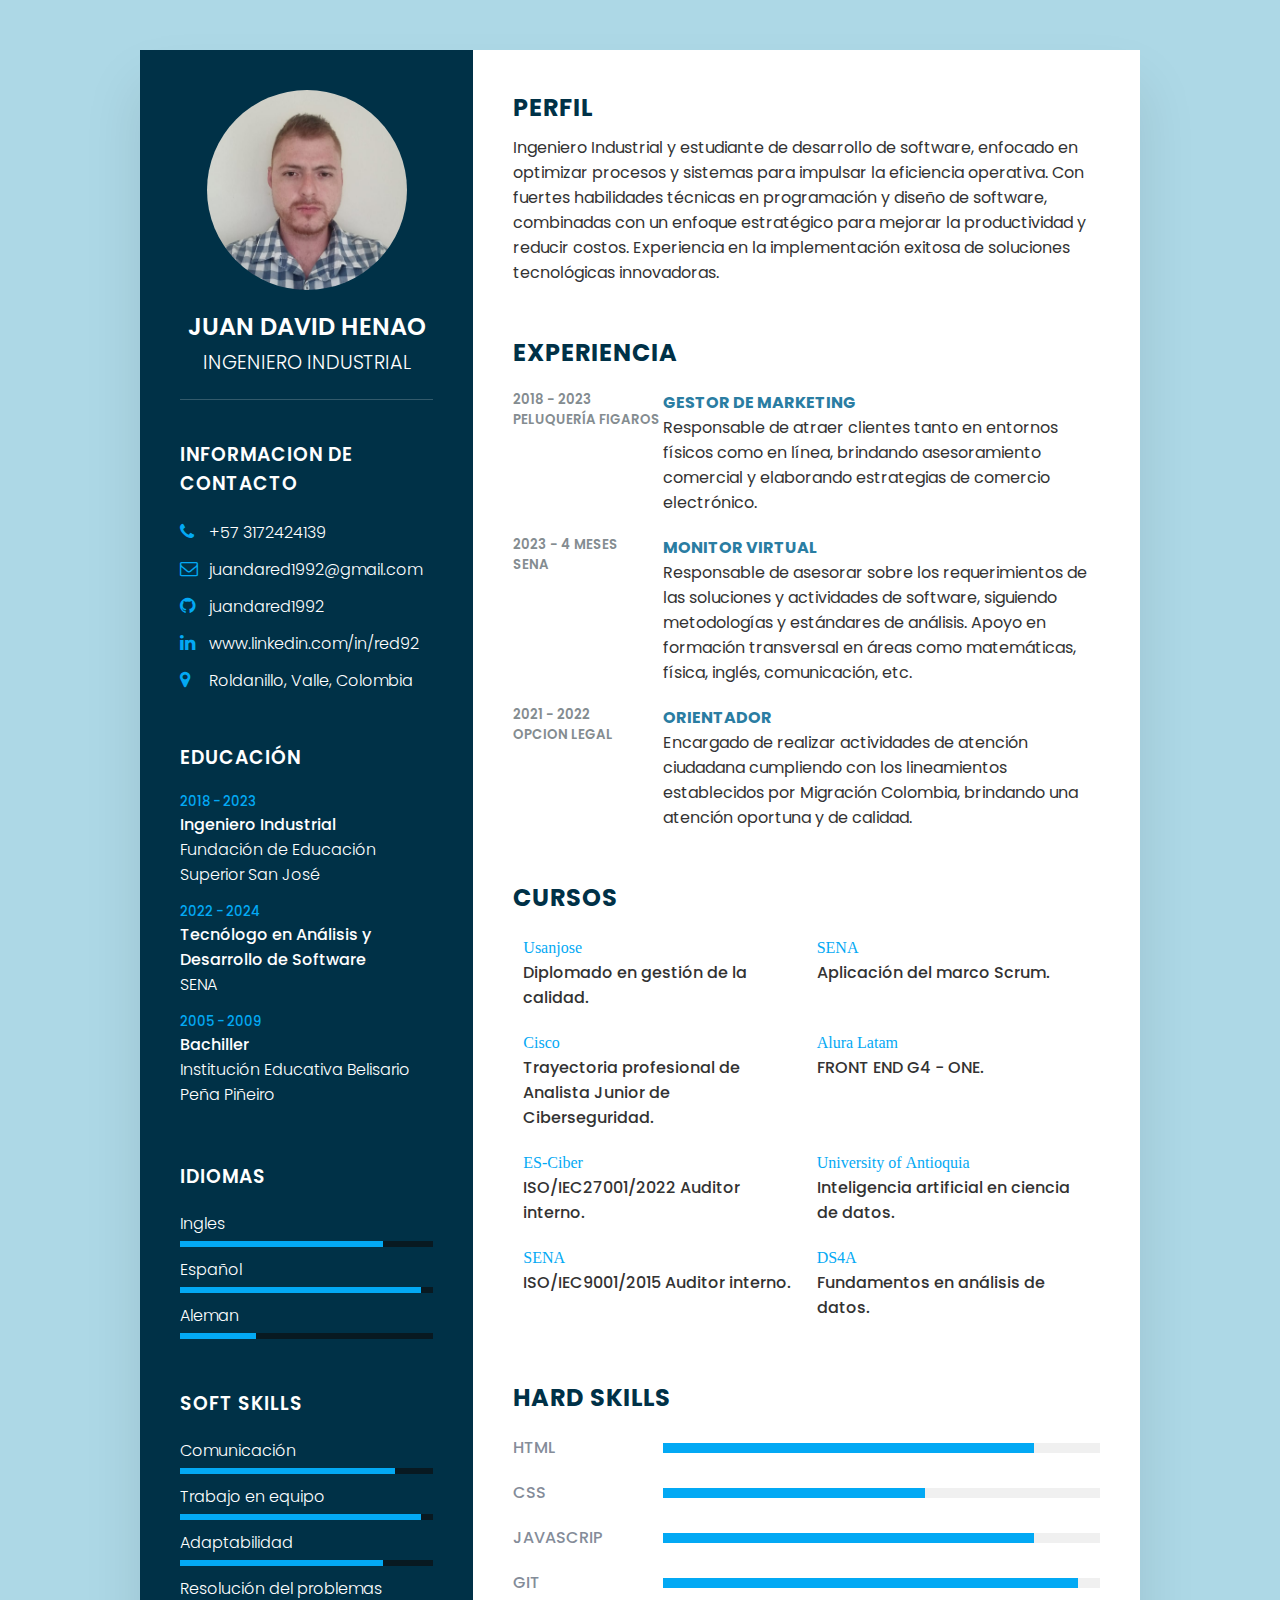
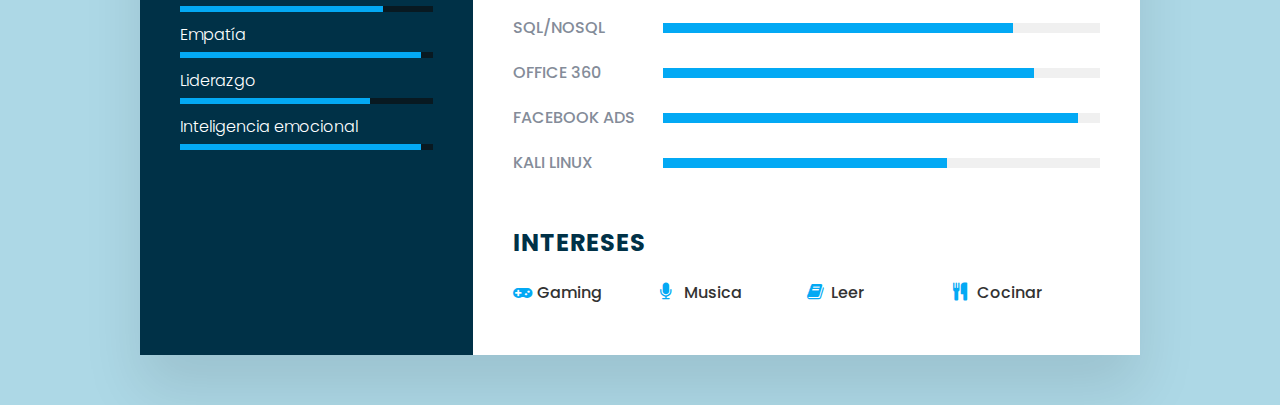
<file: Cv/index.html>
<!DOCTYPE html>
<html>
    <head>
        <meta name="viewport" content="width=device-width, initial-scale=1.0">
        <title>resposive CV</title>
        <link rel="stylesheet" href="https://cdnjs.cloudflare.com/ajax/libs/font-awesome/4.7.0/css/font-awesome.css" integrity="sha512-5A8nwdMOWrSz20fDsjczgUidUBR8liPYU+WymTZP1lmY9G6Oc7HlZv156XqnsgNUzTyMefFTcsFH/tnJE/+xBg==" crossorigin="anonymous" referrerpolicy="no-referrer" />
        <link rel="stylesheet" type="text/css" href="style.css">
    </head>
    <body>
        <div class="container">
            <div class="left_Side">
<!--Profile picture-->
                <div class="profileText">
                    <div class="imgBx">
                        <img src="img.jpg">
                    </div>
                    <h2>Juan David Henao<br><span>Ingeniero Industrial</span></h2>
                </div>
<!--Contact-->
                    <div class="contactInfo">
                        <h3 class="title">Informacion de contacto</h3>
                        <ul>
                            <li>
                                <span class="icon"><i class="fa fa-phone" aria-hidden="true"></i>
                                </span>
                                <span class="text">+57 3172424139</span>
                            </li>
                            <li>
                                <span class="icon"><i class="fa fa-envelope-o" aria-hidden="true"></i>
                                </span>
                                <span class="text">juandared1992@gmail.com</span>
                            </li>
                            <li>
                                <span class="icon"><i class="fa fa-github" aria-hidden="true"></i>
                                </span>
                                <span class="text">juandared1992</span>
                            </li>
                            <li>
                                <span class="icon"><i class="fa fa-linkedin" aria-hidden="true"></i>
                                </span>
                                <span class="text">www.linkedin.com/in/red92</span>
                            </li>
                            <li>
                                <span class="icon"><i class="fa fa-map-marker" aria-hidden="true"></i>
                                </span>
                                <span class="text">Roldanillo, Valle, Colombia</span>
                            </li>
                        </ul>
                    </div>
<!--Education-->
                    <div class="contactInfo education">
                        <h3 class="title">EDUCACIÓN</h3>
                        <ul>
                            <li>
                                <h5>2018 - 2023</h5>
                                <h4>Ingeniero Industrial</h4>
                                <h4>Fundación de Educación Superior San José</h4>
                            </li>
                            <li>
                                <h5>2022 - 2024</h5>
                                <h4>Tecnólogo en Análisis y Desarrollo de Software</h4>
                                <h4>SENA</h4>
                            </li>
                            <li>
                                <h5>2005 - 2009</h5>
                                <h4>Bachiller</h4>
                                <h4>Institución Educativa Belisario Peña Piñeiro</h4>
                            </li>
                        </ul>
                    </div>
<!--Languages-->
                    <div class="contactInfo language">
                        <h3 class="title">Idiomas</h3>
                        <ul>
                            <li>
                                <span class="text">Ingles</span>
                                <span class="percent">
                                    <div style="width: 80%;"></div>
                                </span>
                            </li>
                            <li>
                                <span class="text">Español</span>
                                <span class="percent">
                                    <div style="width: 95%;"></div>
                                </span>
                            </li>
                            <li>
                                <span class="text">Aleman</span>
                                <span class="percent">
                                    <div style="width: 30%;"></div>
                                </span>
                            </li>
                        </ul>
                    </div>
<!--Soft Skills-->
                    <div class="contactInfo softskills">
                        <h3 class="title">Soft Skills</h3>
                        <ul>
                            <li>
                                <span class="text">Comunicación</span>
                                <span class="percent2">
                                    <div style="width: 85%;"></div>
                                </span>
                            </li>
                            <li>
                                <span class="text">Trabajo en equipo</span>
                                <span class="percent2">
                                    <div style="width: 95%;"></div>
                                </span>
                            </li>
                            <li>
                                <span class="text">Adaptabilidad</span>
                                <span class="percent2">
                                    <div style="width: 80%;"></div>
                                </span>
                            </li>
                            <li>
                                <span class="text">Resolución del problemas</span>
                                <span class="percent2">
                                    <div style="width: 80%;"></div>
                                </span>
                            </li>
                            <li>
                                <span class="text">Empatía</span>
                                <span class="percent2">
                                    <div style="width: 95%;"></div>
                                </span>
                            </li>
                            <li>
                                <span class="text">Liderazgo</span>
                                <span class="percent2">
                                    <div style="width: 75%;"></div>
                                </span>
                            </li>
                            <li>
                                <span class="text">Inteligencia emocional</span>
                                <span class="percent2">
                                    <div style="width: 95%;"></div>
                                </span>
                            </li>
                        </ul>
                    </div>
            </diV>



<!--Right Side-->
            <div class="right_Side">
                <div class="about">
                    <h2 class="title2">Perfil</h2>
                    <p>Ingeniero Industrial y estudiante de desarrollo de software, enfocado en optimizar procesos y sistemas para impulsar la eficiencia operativa. Con fuertes habilidades técnicas en programación y diseño de software, combinadas con un enfoque estratégico para mejorar la productividad y reducir costos. Experiencia en la implementación exitosa de soluciones tecnológicas innovadoras.</p>
                </div>
<!--Experience-->
                <div class="about">
                    <h2 class="title2">Experiencia</h2>
                    <div class="box">
                        <div class="year_company">
                            <h5>2018 - 2023</h5>
                            <h5>Peluquería Figaros</h5>
                        </div>
                        <div class="text">
                            <h4>Gestor de marketing</h4>
                            <p>Responsable de atraer clientes tanto en entornos físicos como en línea, brindando asesoramiento comercial y elaborando estrategias de comercio electrónico.</p>
                        </div>
                    </div>
                    <div class="box">
                        <div class="year_company">
                            <h5>2023 - 4 meses</h5>
                            <h5>SENA</h5>
                        </div>
                        <div class="text">
                            <h4>Monitor virtual</h4>
                            <p>Responsable de asesorar sobre los requerimientos de las soluciones y actividades de software, siguiendo metodologías y estándares de análisis. Apoyo en formación transversal en áreas como matemáticas, física, inglés, comunicación, etc.</p>
                        </div>
                    </div>
                    <div class="box">
                        <div class="year_company">
                            <h5>2021 - 2022</h5>
                            <h5>Opcion legal</h5>
                        </div>
                        <div class="text">
                            <h4>Orientador</h4>
                            <p>Encargado de realizar actividades de atención ciudadana cumpliendo con los lineamientos establecidos por Migración Colombia, brindando una atención oportuna y de calidad.</p>
                        </div>
                    </div>
                </div>

<!--Couses-->
                <div class="about couses">
                    <h2 class="title2">Cursos</h2>
                    <ul>
                        <li><h5 class="fa">Usanjose</h5>
                            <br>Diplomado en gestión de la calidad.
                        </li>
                        <li><h5 class="fa">SENA</h5>
                            <br>Aplicación del marco Scrum.
                        </li>
                        <li><h5 class="fa">Cisco</h5>
                            <br>Trayectoria profesional de Analista Junior de Ciberseguridad.
                        </li>
                        <li><h5 class="fa">Alura Latam</h5>
                            <br>FRONT END G4 - ONE.
                        </li>
                        <li><h5 class="fa">ES-Ciber</h5>
                            <br>ISO/IEC27001/2022 Auditor interno.
                        </li>
                        <li><h5 class="fa">University of Antioquia</h5>
                            <br>Inteligencia artificial en ciencia de datos.
                        </li>
                        <li><h5 class="fa">SENA</h5>
                            <br>ISO/IEC9001/2015 Auditor interno.
                        </li>
                        <li><h5 class="fa">DS4A</h5>
                            <br>Fundamentos en análisis de datos.
                        </li>
                    </ul>
                </div>



<!--Skills-->
                <div class="about skills">
                    <h2 class="title2">Hard Skills</h2>
                    <div class="box">
                        <h4>Html</h4>
                        <div class="percent">
                            <div style="width: 85%;"></div>
                        </div>
                    </div>
                    <div class="box">
                        <h4>Css</h4>
                        <div class="percent">
                            <div style="width: 60%;"></div>
                        </div>
                    </div>
                    <div class="box">
                        <h4>JavaScrip</h4>
                        <div class="percent">
                            <div style="width: 85%;"></div>
                        </div>
                    </div>
                    <div class="box">
                        <h4>Git</h4>
                        <div class="percent">
                            <div style="width: 95%;"></div>
                        </div>
                    </div>
                    <div class="box">
                        <h4>SQL/NoSQL</h4>
                        <div class="percent">
                            <div style="width: 80%;"></div>
                        </div>
                    </div>
                    <div class="box">
                        <h4>Office 360</h4>
                        <div class="percent">
                            <div style="width: 85%;"></div>
                        </div>
                    </div>
                    <div class="box">
                        <h4>Facebook ADS</h4>
                        <div class="percent">
                            <div style="width: 95%;"></div>
                        </div>
                    </div>
                    <div class="box">
                        <h4>Kali Linux</h4>
                        <div class="percent">
                            <div style="width: 65%;"></div>
                        </div>
                    </div>
                </div>

<!--Interest-->
                <div class="about interest">
                    <h2 class="title2">Intereses</h2>
                    <ul>
                        <li><i class="fa fa-gamepad" aria-hidden="true"></i> Gaming</li>
                        <li><i class="fa fa-microphone" aria-hidden="true"></i> Musica</li>
                        <li><i class="fa fa-book" aria-hidden="true"></i> Leer</li>
                        <li><i class="fa fa-cutlery" aria-hidden="true"></i> Cocinar</li>
                    </ul>
                </div>
            </div>
        </div>
    </body>
</html>
</file>
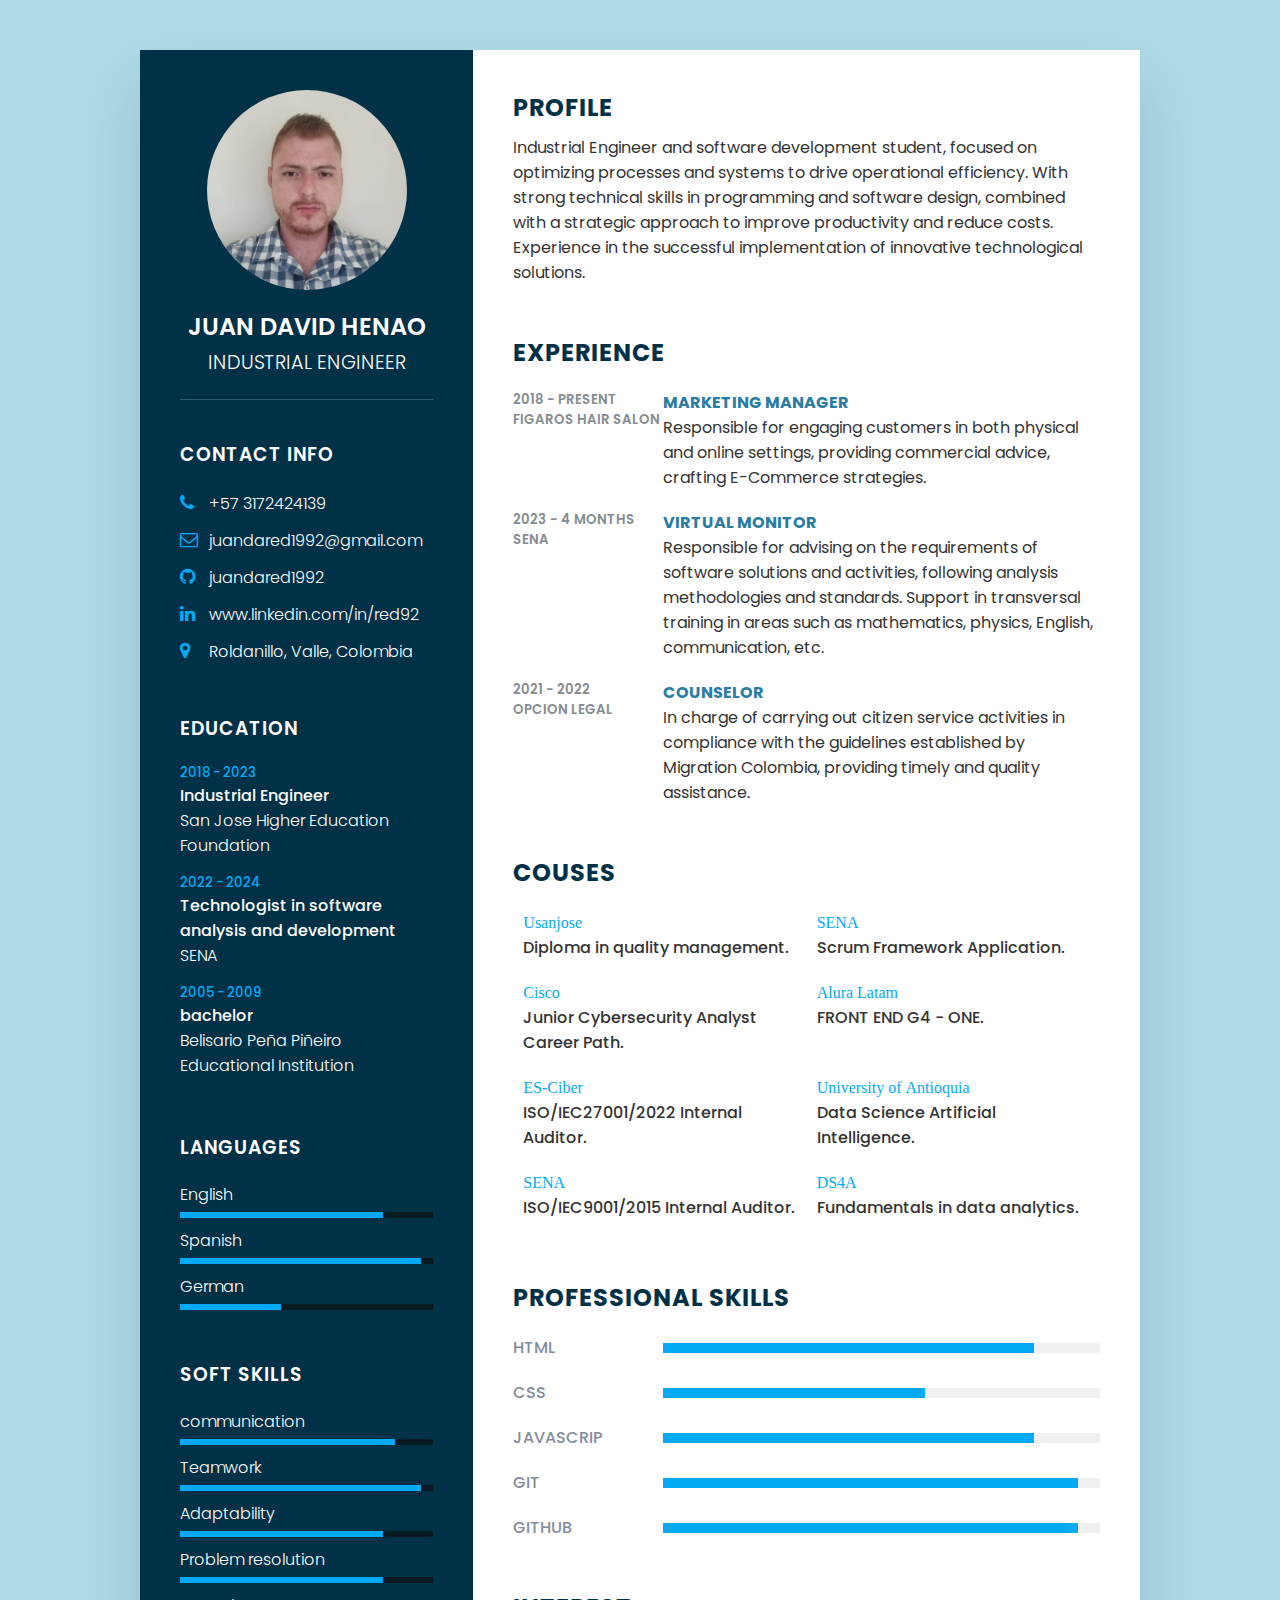
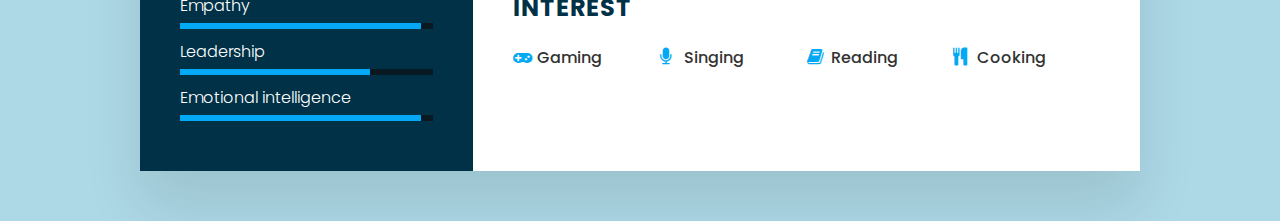
<file: Cv_english/index.html>
<!DOCTYPE html>
<html>
    <head>
        <meta name="viewport" content="width=device-width, initial-scale=1.0">
        <title>resposive CV</title>
        <link rel="stylesheet" href="https://cdnjs.cloudflare.com/ajax/libs/font-awesome/4.7.0/css/font-awesome.css" integrity="sha512-5A8nwdMOWrSz20fDsjczgUidUBR8liPYU+WymTZP1lmY9G6Oc7HlZv156XqnsgNUzTyMefFTcsFH/tnJE/+xBg==" crossorigin="anonymous" referrerpolicy="no-referrer" />
        <link rel="stylesheet" type="text/css" href="style.css">
    </head>
    <body>
        <div class="container">
            <div class="left_Side">
<!--Profile picture-->
                <div class="profileText">
                    <div class="imgBx">
                        <img src="img.jpg">
                    </div>
                    <h2>Juan David Henao<br><span>Industrial Engineer</span></h2>
                </div>
<!--Contact-->
                    <div class="contactInfo">
                        <h3 class="title">Contact Info</h3>
                        <ul>
                            <li>
                                <span class="icon"><i class="fa fa-phone" aria-hidden="true"></i>
                                </span>
                                <span class="text">+57 3172424139</span>
                            </li>
                            <li>
                                <span class="icon"><i class="fa fa-envelope-o" aria-hidden="true"></i>
                                </span>
                                <span class="text">juandared1992@gmail.com</span>
                            </li>
                            <li>
                                <span class="icon"><i class="fa fa-github" aria-hidden="true"></i>
                                </span>
                                <span class="text">juandared1992</span>
                            </li>
                            <li>
                                <span class="icon"><i class="fa fa-linkedin" aria-hidden="true"></i>
                                </span>
                                <span class="text">www.linkedin.com/in/red92</span>
                            </li>
                            <li>
                                <span class="icon"><i class="fa fa-map-marker" aria-hidden="true"></i>
                                </span>
                                <span class="text">Roldanillo, Valle, Colombia</span>
                            </li>
                        </ul>
                    </div>
<!--Education-->
                    <div class="contactInfo education">
                        <h3 class="title">Education</h3>
                        <ul>
                            <li>
                                <h5>2018 - 2023</h5>
                                <h4>Industrial Engineer</h4>
                                <h4>San Jose Higher Education Foundation</h4>
                            </li>
                            <li>
                                <h5>2022 - 2024</h5>
                                <h4>Technologist in software analysis and development</h4>
                                <h4>SENA</h4>
                            </li>
                            <li>
                                <h5>2005 - 2009</h5>
                                <h4>bachelor</h4>
                                <h4>Belisario Peña Piñeiro Educational Institution</h4>
                            </li>
                        </ul>
                    </div>
<!--Languages-->
                    <div class="contactInfo language">
                        <h3 class="title">Languages</h3>
                        <ul>
                            <li>
                                <span class="text">English</span>
                                <span class="percent">
                                    <div style="width: 80%;"></div>
                                </span>
                            </li>
                            <li>
                                <span class="text">Spanish</span>
                                <span class="percent">
                                    <div style="width: 95%;"></div>
                                </span>
                            </li>
                            <li>
                                <span class="text">German</span>
                                <span class="percent">
                                    <div style="width: 40%;"></div>
                                </span>    
                            </li>
                        </ul>
                    </div>
<!--Soft Skills-->
                    <div class="contactInfo softskills">
                        <h3 class="title">Soft Skills</h3>
                        <ul>
                            <li>
                                <span class="text">communication</span>
                                <span class="percent2">
                                    <div style="width: 85%;"></div>
                                </span>
                            </li>
                            <li>
                                <span class="text">Teamwork</span>
                                <span class="percent2">
                                    <div style="width: 95%;"></div>
                                </span>
                            </li>
                            <li>
                                <span class="text">Adaptability</span>
                                <span class="percent2">
                                    <div style="width: 80%;"></div>
                                </span>    
                            </li>
                            <li>
                                <span class="text">Problem resolution</span>
                                <span class="percent2">
                                    <div style="width: 80%;"></div>
                                </span>    
                            </li>
                            <li>
                                <span class="text">Empathy</span>
                                <span class="percent2">
                                    <div style="width: 95%;"></div>
                                </span>                               
                            </li>
                            <li>
                                <span class="text">Leadership</span>
                                <span class="percent2">
                                    <div style="width: 75%;"></div>
                                </span>                               
                            </li>
                            <li>
                                <span class="text">Emotional intelligence</span>
                                <span class="percent2">
                                    <div style="width: 95%;"></div>
                                </span>                               
                            </li>
                        </ul>
                    </div>
                    
            </diV>



<!--Right Side-->
            <div class="right_Side">
                <div class="about">
                    <h2 class="title2">Profile</h2>
                    <p>Industrial Engineer and software development student, focused on optimizing processes and systems to drive operational efficiency. With strong technical skills in programming and software design, combined with a strategic approach to improve productivity and reduce costs. Experience in the successful implementation of innovative technological solutions.</p>
                </div>
<!--Experience-->
                <div class="about">
                    <h2 class="title2">Experience</h2>
                    <div class="box">
                        <div class="year_company">
                            <h5>2018 - Present</h5>
                            <h5>Figaros Hair Salon</h5>
                        </div>
                        <div class="text">
                            <h4>Marketing manager</h4>
                            <p>Responsible for engaging customers in both physical and online settings, providing commercial advice, crafting E-Commerce strategies.</p>
                        </div>
                    </div>
                    <div class="box">
                        <div class="year_company">
                            <h5>2023 - 4 months</h5>
                            <h5>SENA</h5>
                        </div>
                        <div class="text">
                            <h4>virtual monitor</h4>
                            <p>Responsible for advising on the requirements of software solutions and activities, following analysis methodologies and standards. Support in transversal training in areas such as mathematics, physics, English, communication, etc.</p>
                        </div>
                    </div>
                    <div class="box">
                        <div class="year_company">
                            <h5>2021 - 2022</h5>
                            <h5>Opcion legal</h5>
                        </div>
                        <div class="text">
                            <h4>counselor</h4>
                            <p>In charge of carrying out citizen service activities in compliance with the guidelines established by Migration Colombia, providing timely and quality assistance.</p>
                        </div>
                    </div>
                </div>

<!--Couses-->
                <div class="about couses">
                    <h2 class="title2">Couses</h2>
                    <ul>
                        <li><h5 class="fa">Usanjose</h5>
                            <br>Diploma in quality management.
                        </li>
                        <li><h5 class="fa">SENA</h5>
                            <br>Scrum Framework Application.
                        </li>
                        <li><h5 class="fa">Cisco</h5>
                            <br>Junior Cybersecurity Analyst Career Path.
                        </li>
                        <li><h5 class="fa">Alura Latam</h5>
                            <br>FRONT END G4 - ONE.
                        </li>
                        <li><h5 class="fa">ES-Ciber</h5>
                            <br>ISO/IEC27001/2022 Internal Auditor.
                        </li>
                        <li><h5 class="fa">University of Antioquia</h5>
                            <br>Data Science Artificial Intelligence.
                        </li>
                        <li><h5 class="fa">SENA</h5>
                            <br>ISO/IEC9001/2015 Internal Auditor.
                        </li>
                        <li><h5 class="fa">DS4A</h5>
                            <br>Fundamentals in data analytics.
                        </li>
                    </ul>
                </div>



<!--Skills-->
                <div class="about skills">
                    <h2 class="title2">Professional Skills</h2>
                    <div class="box">
                        <h4>Html</h4>
                        <div class="percent">
                            <div style="width: 85%;"></div>
                        </div>
                    </div>
                    <div class="box">
                        <h4>Css</h4>
                        <div class="percent">
                            <div style="width: 60%;"></div>
                        </div>
                    </div>
                    <div class="box">
                        <h4>JavaScrip</h4>
                        <div class="percent">
                            <div style="width: 85%;"></div>
                        </div>
                    </div>
                    <div class="box">
                        <h4>Git</h4>
                        <div class="percent">
                            <div style="width: 95%;"></div>
                        </div>
                    </div>
                    <div class="box">
                        <h4>GitHub</h4>
                        <div class="percent">
                            <div style="width: 95%;"></div>
                        </div>
                    </div>
                </div>

<!--Interest-->
                <div class="about interest">
                    <h2 class="title2">Interest</h2>
                    <ul>
                        <li><i class="fa fa-gamepad" aria-hidden="true"></i> Gaming</li>
                        <li><i class="fa fa-microphone" aria-hidden="true"></i> Singing</li>
                        <li><i class="fa fa-book" aria-hidden="true"></i> Reading</li>
                        <li><i class="fa fa-cutlery" aria-hidden="true"></i> Cooking</li>
                    </ul>
                </div>
            </div>
        </div>
    </body>
</html>
</file>
<file: Cv/style.css>
@import url('https://fonts.googleapis.com/css?family=Poppins:200,300,400,500,600,700,800,900&display=swap');
*
{
    margin: 0;
    padding: 0;
    box-sizing: border-box;
    font-family: 'Poppins', sans-serif;
}

/*body*/
body
{
    background: lightblue;
    display: flex;
    justify-content: center;
    align-items: center;
    min-height: 100vh;
}

.container
{
    position: relative;
    width: 100%;
    max-width: 1000px;
    min-height: 1000px;
    margin: 50px;
    background: #fff;
    display: grid;
    grid-template-columns: 1fr 2fr;
    box-shadow: 0 35px 55px rgba(0, 0, 0, 0.1);
}

/*left side*/
.container .left_Side
{
    position: relative;
    background: #003147;
    padding: 40px;
}

/*profile pictore*/
.profileText
{
    position: relative;
    display: flex;
    flex-direction: column;
    align-items: center;
    padding-bottom: 20px;
    border-bottom: 1px solid rgba(255, 255, 255, 0.2);
}

.profileText .imgBx
{
    position: relative;
    width: 200px;
    height: 200px;
    border-radius: 50%;
    overflow: hidden;
}

.profileText .imgBx img
{
    position: absolute;
    top: 0;
    left: 0;
    width: 100%;
    height: 100%;
    object-fit: cover;
}

.profileText h2
{
    color: #fff;
    font-size: 1.5em;
    margin-top: 20px;
    text-transform: uppercase;
    text-align: center;
    font-weight: 600;
    line-height: 1.4em;
}

.profileText h2 span
{
    font-size: 0.8em;
    font-weight: 300;
}

/*Contact*/
.contactInfo
{
    padding-top: 40px;
}

.title
{
    color: #fff;
    text-transform: uppercase;
    font-weight: 600;
    letter-spacing: 1px;
    margin-bottom: 20px;
}

.contactInfo ul
{
    position: relative;
}

.contactInfo ul li
{
    position: relative;
    list-style: none;
    margin: 10px 0;
    cursor: pointer;
}

.contactInfo ul li .icon
{
    display: inline-block;
    width: 25px;
    font-size: 18px;
    color: #03a9f4;
}

.contactInfo ul li span
{
    color: #fff;
    font-weight: 300;
}

/*Education*/
.contactInfo.education li
{
    margin-bottom: 15px;
}

.contactInfo.education h5
{
    color: #03a9f4;
    font-weight: 500;
}

.contactInfo.education h4:nth-child(2)
{
    color: #fff;
    font-weight: 500;
}

.contactInfo.education h4
{
    color: #fff;
    font-weight: 300;
}

/*Language*/
.contactInfo.language .percent
{
    position: relative;
    width: 100%;
    height: 6px;
    background: #081921;
    display: block;
    margin-top: 5px;
}

.contactInfo.language .percent div
{
    position: absolute;
    top: 0;
    left: 0;
    height: 100%;
    background: #03a9f4;
}

/*soft skills*/
.contactInfo.softskills .percent2
{
    position: relative;
    width: 100%;
    height: 6px;
    background: #081921;
    display: block;
    margin-top: 5px;
}

.contactInfo.softskills .percent2 div
{
    position: absolute;
    top: 0;
    left: 0;
    height: 100%;
    background: #03a9f4;
}


/*Right side*/
.container .right_Side
{
    position: relative;
    background: #fff;
    padding: 40px;
}

/*Experience*/
.about
{
    margin-bottom: 50px;
}

.about:last-child
{
    margin-bottom: 0;
}

.title2
{
    color: #003147;
    text-transform: uppercase;
    letter-spacing: 1px;
    margin-bottom: 10px;
}

p
{
    color: #333;
}

.about .box
{
    display: flex;
    flex-direction: row;
    margin: 20px 0;
}

.about .box .year_company
{
    min-width: 150px;
}

.about .box .year_company h5
{
    text-transform: uppercase;
    color: #848c90;
    font-weight: 600;
}

.about .box .text h4
{
    text-transform: uppercase;
    color: #2a7da2;
    font-size: 16px;
}

/*Couses*/

.couses ul
{
    display: grid;
    grid-template-columns: repeat(2, 1fr);
}

.couses ul li
{
    list-style: none;
    color: #333;
    font-weight: 500;
    margin: 10px 0;
    padding: 0px 10px;
}

.couses ul li .fa
{
    color: #03a9f4;
}

/*Skills*/
.skills .box
{
    position: relative;
    width: 100%;
    display: grid;
    grid-template-columns: 150px 1fr;
    justify-content: center;
    align-items: center;
}

.skills .box h4
{
    text-transform: uppercase;
    color: #848c99;
    font-weight: 500;
}

.skills .box .percent
{
    position: relative;
    width: 100%;
    height: 10px;
    background: #f0f0f0;
}

.skills .box .percent div
{
    position: absolute;
    top: 0;
    left: 0;
    height: 100%;
    background: #03a9f4;
}

/*Interest*/
.interest ul
{
    display: grid;
    grid-template-columns: repeat(4,1fr);
}

.interest ul li
{
    list-style: none;
    color: #333;
    font-weight: 500;
    margin: 10px 0;
}

.interest ul li .fa
{
    color: #03a9f4;
    font-size: 18px;
    width: 20px;
}

@media (max-width: 1000px)
{
    .container
    {
        margin: 10px;
        grid-template-columns: repeat(1,1fr);
    }
    .interest ul
    {
        grid-template-columns: repeat(2,1fr);
    }
}

@media (max-width: 600px)
{
    .about .box
    {
        flex-direction: column;
    }
    .about .box .year_company
    {
        margin-bottom: 5px;
    }
    .interest ul
    {
        grid-template-columns: repeat(1,1fr);
    }
    .skills .box
    {
        grid-template-columns: repeat(1,1fr);
    }
}
</file>
<file: Cv_english/style.css>
@import url('https://fonts.googleapis.com/css?family=Poppins:200,300,400,500,600,700,800,900&display=swap');
*
{
    margin: 0;
    padding: 0;
    box-sizing: border-box;
    font-family: 'Poppins', sans-serif;
}

/*body*/
body
{
    background: lightblue;
    display: flex;
    justify-content: center;
    align-items: center;
    min-height: 100vh;
}

.container
{
    position: relative;
    width: 100%;
    max-width: 1000px;
    min-height: 1000px;
    margin: 50px;
    background: #fff;
    display: grid;
    grid-template-columns: 1fr 2fr;
    box-shadow: 0 35px 55px rgba(0, 0, 0, 0.1);
}

/*left side*/
.container .left_Side
{
    position: relative;
    background: #003147;
    padding: 40px;
}

/*profile pictore*/
.profileText
{
    position: relative;
    display: flex;
    flex-direction: column;
    align-items: center;
    padding-bottom: 20px;
    border-bottom: 1px solid rgba(255, 255, 255, 0.2);
}

.profileText .imgBx
{
    position: relative;
    width: 200px;
    height: 200px;
    border-radius: 50%;
    overflow: hidden;
}

.profileText .imgBx img
{
    position: absolute;
    top: 0;
    left: 0;
    width: 100%;
    height: 100%;
    object-fit: cover;
}

.profileText h2
{
    color: #fff;
    font-size: 1.5em;
    margin-top: 20px;
    text-transform: uppercase;
    text-align: center;
    font-weight: 600;
    line-height: 1.4em;
}

.profileText h2 span
{
    font-size: 0.8em;
    font-weight: 300;
}

/*Contact*/
.contactInfo
{
    padding-top: 40px;
}

.title
{
    color: #fff;
    text-transform: uppercase;
    font-weight: 600;
    letter-spacing: 1px;
    margin-bottom: 20px;
}

.contactInfo ul
{
    position: relative;
}

.contactInfo ul li
{
    position: relative;
    list-style: none;
    margin: 10px 0;
    cursor: pointer;
}

.contactInfo ul li .icon
{
    display: inline-block;
    width: 25px;
    font-size: 18px;
    color: #03a9f4;
}

.contactInfo ul li span
{
    color: #fff;
    font-weight: 300;
}

/*Education*/
.contactInfo.education li
{
    margin-bottom: 15px;
}

.contactInfo.education h5
{
    color: #03a9f4;
    font-weight: 500;
}

.contactInfo.education h4:nth-child(2)
{
    color: #fff;
    font-weight: 500;
}

.contactInfo.education h4
{
    color: #fff;
    font-weight: 300; 
}

/*Language*/
.contactInfo.language .percent
{
    position: relative;
    width: 100%;
    height: 6px;
    background: #081921;
    display: block;
    margin-top: 5px;
}

.contactInfo.language .percent div
{
    position: absolute;
    top: 0;
    left: 0;
    height: 100%;
    background: #03a9f4;
}

/*soft skills*/
.contactInfo.softskills .percent2
{
    position: relative;
    width: 100%;
    height: 6px;
    background: #081921;
    display: block;
    margin-top: 5px;
}

.contactInfo.softskills .percent2 div
{
    position: absolute;
    top: 0;
    left: 0;
    height: 100%;
    background: #03a9f4;
}


/*Right side*/
.container .right_Side
{
    position: relative;
    background: #fff;
    padding: 40px;
}

/*Experience*/
.about
{
    margin-bottom: 50px;
}

.about:last-child
{
    margin-bottom: 0;
}

.title2
{
    color: #003147;
    text-transform: uppercase;
    letter-spacing: 1px;
    margin-bottom: 10px;
}

p
{
    color: #333;
}

.about .box
{
    display: flex;
    flex-direction: row;
    margin: 20px 0;
}

.about .box .year_company
{
    min-width: 150px;
}

.about .box .year_company h5
{
    text-transform: uppercase;
    color: #848c90;
    font-weight: 600;
}

.about .box .text h4
{
    text-transform: uppercase;
    color: #2a7da2;
    font-size: 16px;
}

/*Couses*/

.couses ul 
{
    display: grid;
    grid-template-columns: repeat(2, 1fr);
}

.couses ul li
{
    list-style: none;
    color: #333;
    font-weight: 500;
    margin: 10px 0;
    padding: 0px 10px;
}

.couses ul li .fa
{
    color: #03a9f4;
}

/*Skills*/
.skills .box
{
    position: relative;
    width: 100%;
    display: grid;
    grid-template-columns: 150px 1fr;
    justify-content: center;
    align-items: center;
}

.skills .box h4
{
    text-transform: uppercase;
    color: #848c99;
    font-weight: 500;
}

.skills .box .percent
{
    position: relative;
    width: 100%;
    height: 10px;
    background: #f0f0f0;
}

.skills .box .percent div
{
    position: absolute;
    top: 0;
    left: 0;
    height: 100%;
    background: #03a9f4;
}

/*Interest*/
.interest ul
{
    display: grid;
    grid-template-columns: repeat(4,1fr);
}

.interest ul li
{
    list-style: none;
    color: #333;
    font-weight: 500;
    margin: 10px 0;
}

.interest ul li .fa
{
    color: #03a9f4;
    font-size: 18px;
    width: 20px;
}

@media (max-width: 1000px)
{
    .container
    {
        margin: 10px;
        grid-template-columns: repeat(1,1fr);
    }
    .interest ul
    {
        grid-template-columns: repeat(2,1fr);
    }
}

@media (max-width: 600px)
{
    .about .box
    {
        flex-direction: column;
    }
    .about .box .year_company
    {
        margin-bottom: 5px;
    }
    .interest ul
    {
        grid-template-columns: repeat(1,1fr);
    }
    .skills .box
    {
        grid-template-columns: repeat(1,1fr);
    }
}
</file>
